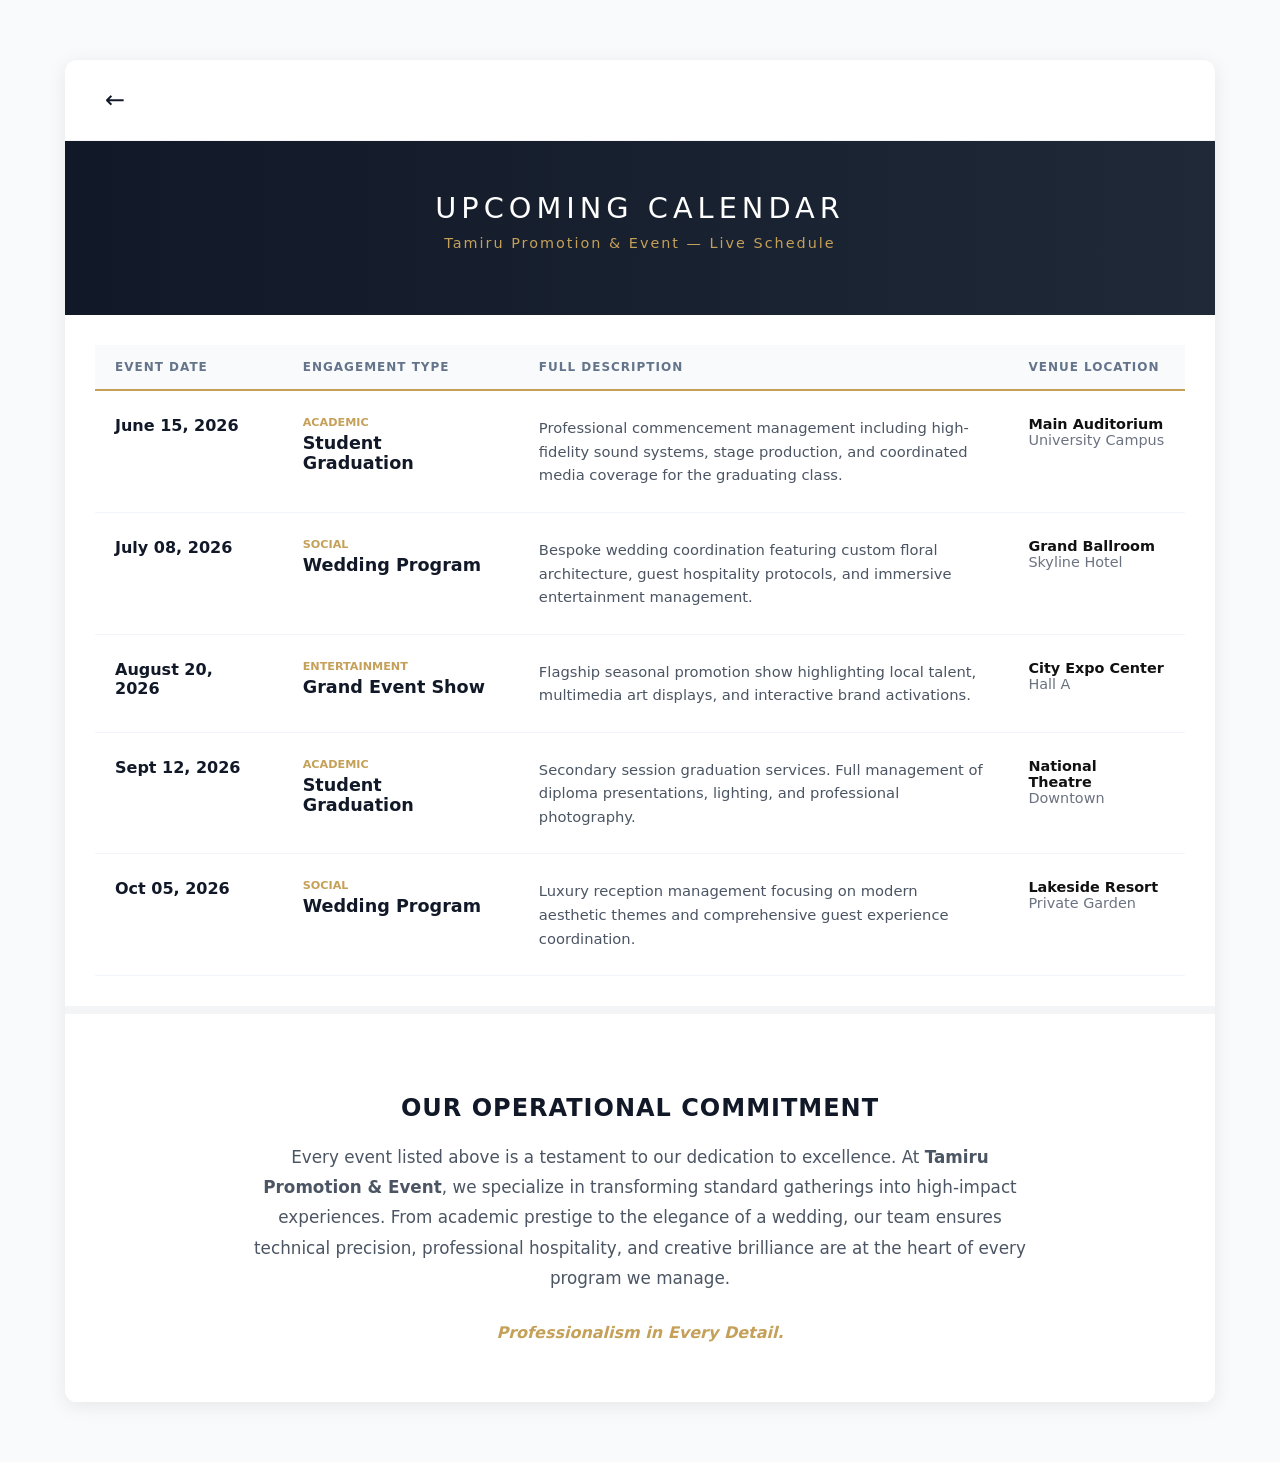
<file: food.html>
<!DOCTYPE html>
<html lang="en">
<head>
    <meta charset="UTF-8">
    <meta name="viewport" content="width=device-width, initial-scale=1.0">
    <title>Event Schedule | Tamiru Promotion & Event</title>
    <style>
        :root {
            --primary: #111827;
            --accent: #c5a059; /* Gold */
            --text-secondary: #4b5563;
            --bg-page: #f9fafb;
            --white: #ffffff;
        }

        body {
            font-family: 'Inter', -apple-system, system-ui, sans-serif;
            background-color: var(--bg-page);
            color: var(--primary);
            margin: 0;
            padding: 20px;
        }

        .calendar-card {
            max-width: 1150px;
            margin: 40px auto;
            background: var(--white);
            border-radius: 12px;
            box-shadow: 0 4px 20px rgba(0, 0, 0, 0.08);
            overflow: hidden;
            position: relative;
        }

        /* Top Navigation */
        .top-nav {
            padding: 20px 30px;
            display: flex;
            align-items: center;
            border-bottom: 1px solid #f3f4f6;
        }

        .back-nav {
            text-decoration: none;
            color: var(--primary);
            font-size: 24px;
            width: 40px;
            height: 40px;
            display: flex;
            align-items: center;
            justify-content: center;
            border-radius: 50%;
            transition: all 0.2s ease;
        }

        .back-nav:hover {
            background-color: #f3f4f6;
            transform: translateX(-5px);
        }

        /* Header Section */
        .page-header {
            text-align: center;
            padding: 50px 20px;
            background: linear-gradient(to right, #111827, #1f2937);
            color: white;
        }

        .page-header h1 {
            margin: 0;
            font-weight: 300;
            letter-spacing: 5px;
            text-transform: uppercase;
            font-size: 1.8rem;
        }

        .page-header p {
            color: var(--accent);
            margin-top: 10px;
            font-size: 0.9rem;
            letter-spacing: 2px;
        }

        /* Table Design */
        .table-wrap {
            padding: 30px;
            overflow-x: auto;
        }

        table {
            width: 100%;
            border-collapse: collapse;
            min-width: 850px;
        }

        th {
            text-align: left;
            padding: 15px 20px;
            background-color: #f8fafc;
            color: #64748b;
            font-size: 0.75rem;
            text-transform: uppercase;
            letter-spacing: 1px;
            border-bottom: 2px solid var(--accent);
        }

        td {
            padding: 25px 20px;
            border-bottom: 1px solid #f1f5f9;
            vertical-align: top;
        }

        .date-info {
            font-weight: 700;
            color: var(--primary);
        }

        .category-label {
            font-size: 0.7rem;
            font-weight: 800;
            color: var(--accent);
            text-transform: uppercase;
            display: block;
            margin-bottom: 4px;
        }

        .event-title {
            font-size: 1.1rem;
            font-weight: 600;
            display: block;
            margin-bottom: 8px;
        }

        .event-details {
            font-size: 0.92rem;
            color: var(--text-secondary);
            line-height: 1.6;
            max-width: 450px;
        }

        .venue-info {
            font-size: 0.9rem;
            color: #6b7280;
        }

        .venue-info b { color: #111; }

        /* Commitment / Explanation Section */
        .commitment-footer {
            background: #ffffff;
            padding: 60px 40px;
            border-top: 8px solid #f3f4f6;
            text-align: center;
        }

        .commitment-content {
            max-width: 800px;
            margin: 0 auto;
        }

        .commitment-content h2 {
            font-size: 1.5rem;
            margin-bottom: 20px;
            color: var(--primary);
            text-transform: uppercase;
            letter-spacing: 1px;
        }

        .commitment-content p {
            color: var(--text-secondary);
            font-size: 1.05rem;
            line-height: 1.8;
        }

        .brand-signature {
            margin-top: 30px;
            font-style: italic;
            color: var(--accent);
            font-weight: 600;
        }
        /* Smooth transition setup */
body {
    opacity: 1;
    transition: opacity 0.5s ease-in-out, transform 0.5s ease-in-out;
}

/* This class is triggered via JS right before the page changes */
.fade-out {
    opacity: 0;
    transform: translateY(-10px); /* Slight lift effect */
}

    </style>
</head>
<body>

<div class="calendar-card">
    <div class="top-nav">
        <a href="index.html" class="back-nav" title="Return Home">&#8592;</a>
    </div>

    <div class="page-header">
        <h1>Upcoming Calendar</h1>
        <p>Tamiru Promotion & Event — Live Schedule</p>
    </div>

    <div class="table-wrap">
        <table>
            <thead>
                <tr>
                    <th>Event Date</th>
                    <th>Engagement Type</th>
                    <th>Full Description</th>
                    <th>Venue Location</th>
                </tr>
            </thead>
            <tbody>
                <tr>
                    <td><span class="date-info">June 15, 2026</span></td>
                    <td>
                        <span class="category-label">Academic</span>
                        <span class="event-title">Student Graduation</span>
                    </td>
                    <td>
                        <div class="event-details">
                            Professional commencement management including high-fidelity sound systems, 
                            stage production, and coordinated media coverage for the graduating class.
                        </div>
                    </td>
                    <td class="venue-info">
                        <b>Main Auditorium</b><br>University Campus
                    </td>
                </tr>

                <tr>
                    <td><span class="date-info">July 08, 2026</span></td>
                    <td>
                        <span class="category-label">Social</span>
                        <span class="event-title">Wedding Program</span>
                    </td>
                    <td>
                        <div class="event-details">
                            Bespoke wedding coordination featuring custom floral architecture, 
                            guest hospitality protocols, and immersive entertainment management.
                        </div>
                    </td>
                    <td class="venue-info">
                        <b>Grand Ballroom</b><br>Skyline Hotel
                    </td>
                </tr>

                <tr>
                    <td><span class="date-info">August 20, 2026</span></td>
                    <td>
                        <span class="category-label">Entertainment</span>
                        <span class="event-title">Grand Event Show</span>
                    </td>
                    <td>
                        <div class="event-details">
                            Flagship seasonal promotion show highlighting local talent, 
                            multimedia art displays, and interactive brand activations.
                        </div>
                    </td>
                    <td class="venue-info">
                        <b>City Expo Center</b><br>Hall A
                    </td>
                </tr>

                <tr>
                    <td><span class="date-info">Sept 12, 2026</span></td>
                    <td>
                        <span class="category-label">Academic</span>
                        <span class="event-title">Student Graduation</span>
                    </td>
                    <td>
                        <div class="event-details">
                            Secondary session graduation services. Full management of diploma 
                            presentations, lighting, and professional photography.
                        </div>
                    </td>
                    <td class="venue-info">
                        <b>National Theatre</b><br>Downtown
                    </td>
                </tr>

                <tr>
                    <td><span class="date-info">Oct 05, 2026</span></td>
                    <td>
                        <span class="category-label">Social</span>
                        <span class="event-title">Wedding Program</span>
                    </td>
                    <td>
                        <div class="event-details">
                            Luxury reception management focusing on modern aesthetic themes 
                            and comprehensive guest experience coordination.
                        </div>
                    </td>
                    <td class="venue-info">
                        <b>Lakeside Resort</b><br>Private Garden
                    </td>
                </tr>
            </tbody>
        </table>
    </div>

    <section class="commitment-footer">
        <div class="commitment-content">
            <h2>Our Operational Commitment</h2>
            <p>
                Every event listed above is a testament to our dedication to excellence. 
                At <strong>Tamiru Promotion & Event</strong>, we specialize in transforming standard 
                gatherings into high-impact experiences. From academic prestige to the elegance of a wedding, 
                our team ensures technical precision, professional hospitality, and creative brilliance 
                are at the heart of every program we manage.
            </p>
            <div class="brand-signature">Professionalism in Every Detail.</div>
        </div>
    </section>
</div>
<script>
function smoothNavigate(url) {
    // 1. Start the visual animation
    document.body.classList.add('fade-out');

    // 2. Wait for the 0.5s animation to finish, then change the page
    setTimeout(function() {
        window.location.href = url;
    }, 500);
}
</script>
</body>
</html>
</file>
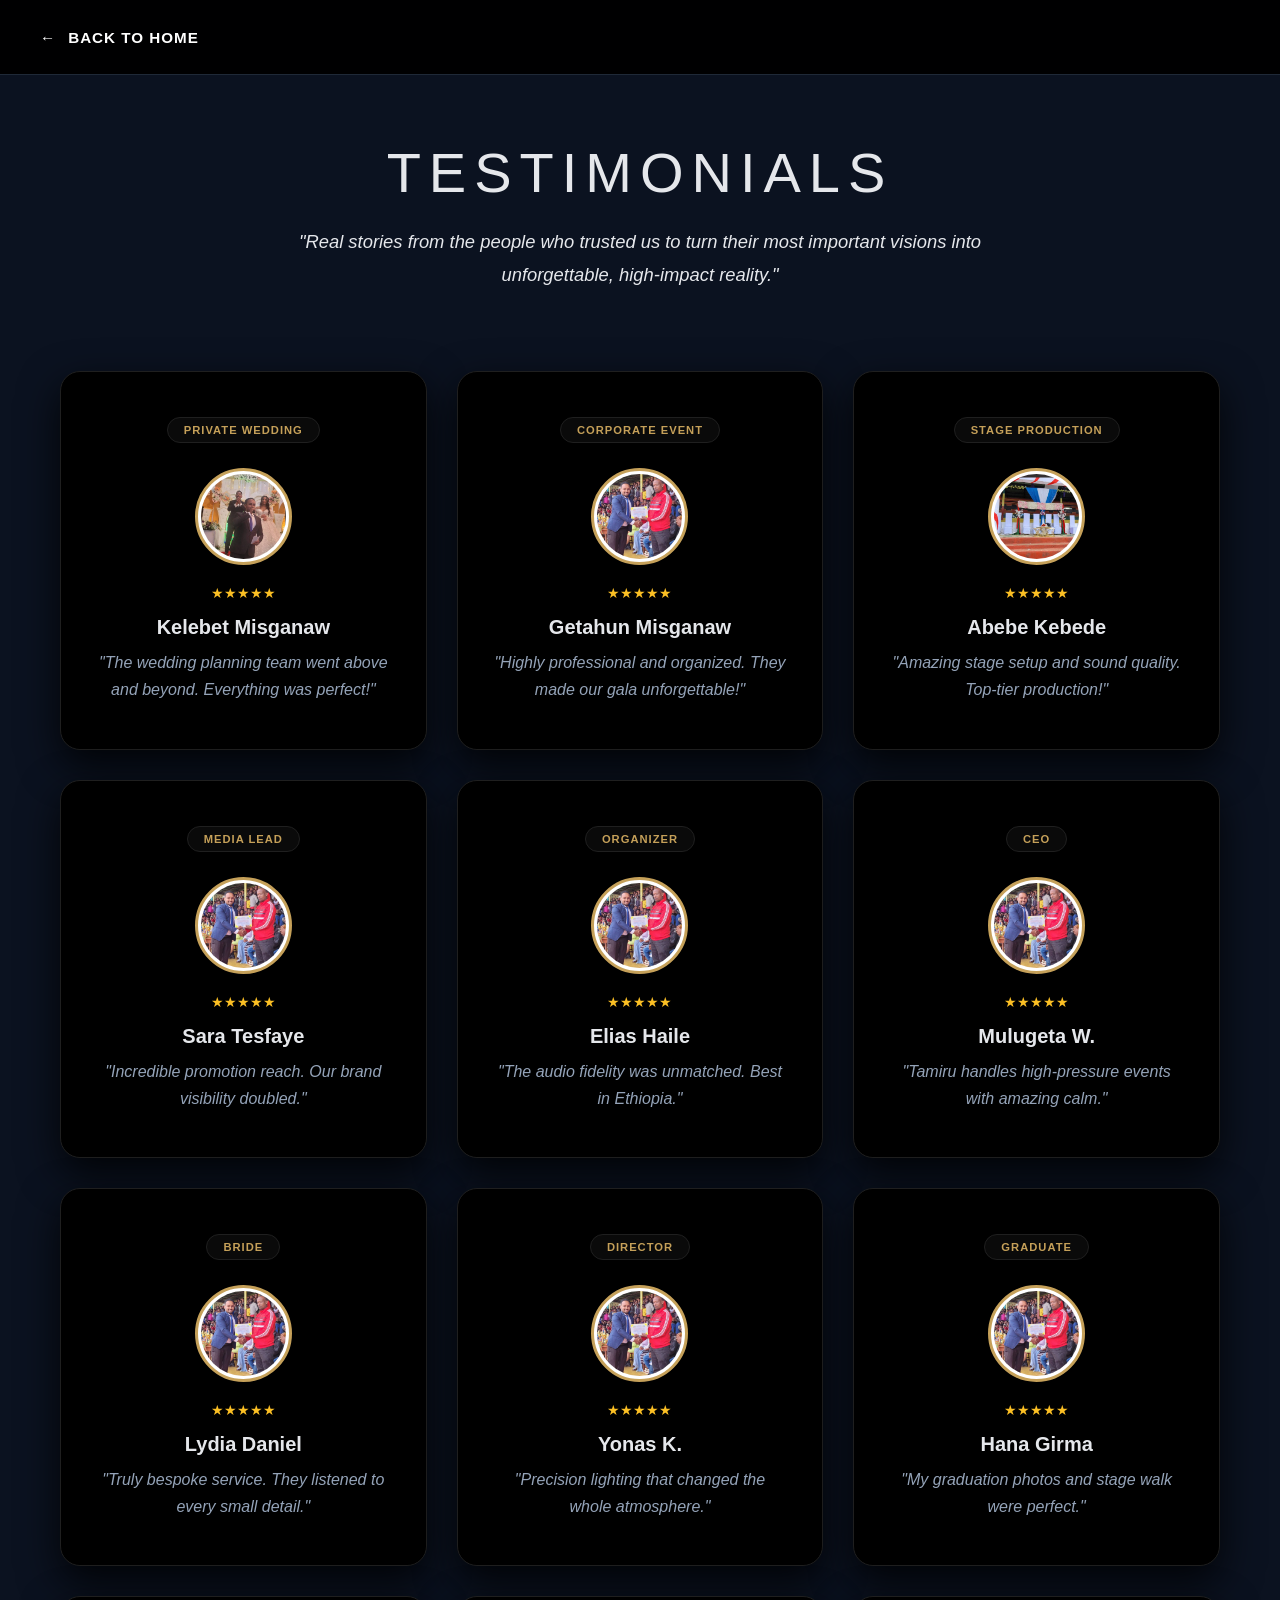
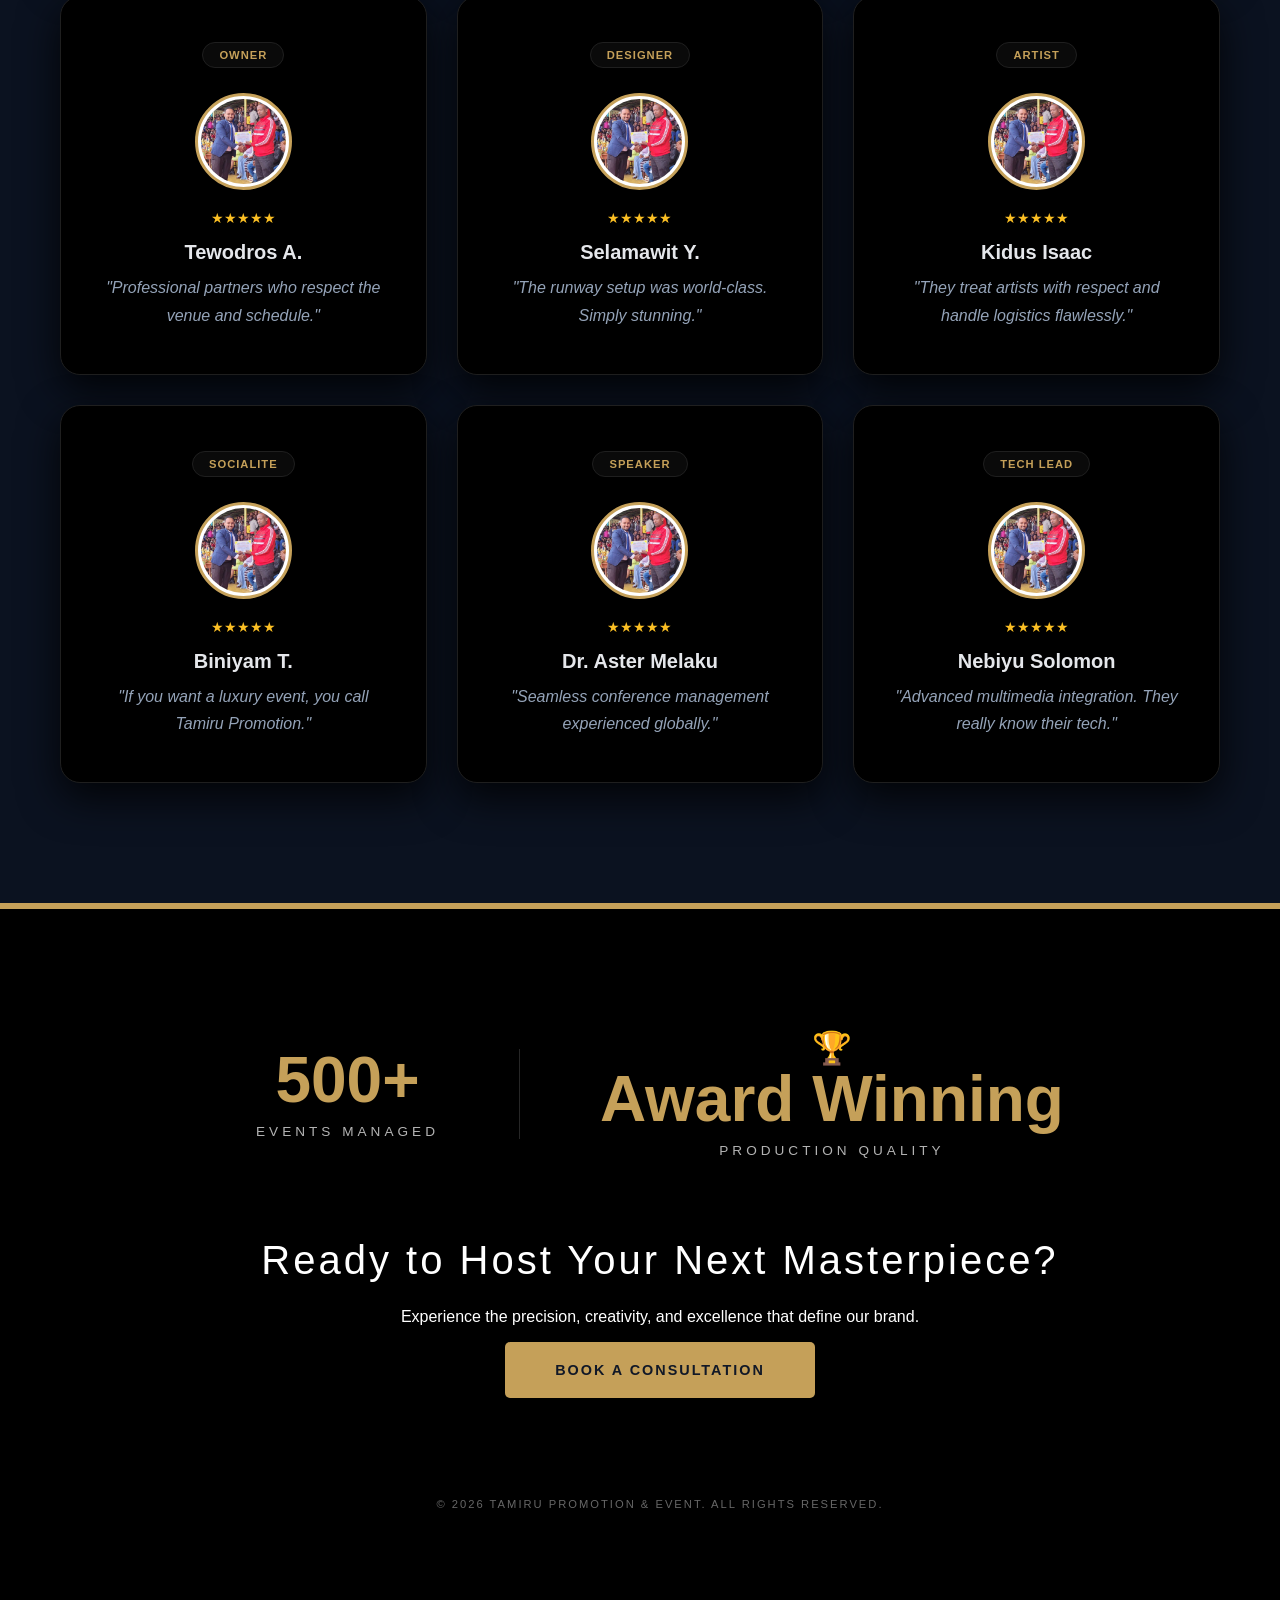
<file: testimonials.html>
<!DOCTYPE html>
<html lang="en">
<head>
    <meta charset="UTF-8">
   <meta name="viewport" content="width=1200">
    <title>Testimonials | Tamiru Promotion & Event</title>
    <style>
        :root {
            --primary: #111827;
            --accent: #c5a059; /* Gold */
            --white: #ffffff;
            --bg-light: #f9fafb;
            --text-muted: #6b7280;
            --glass: rgba(255, 255, 255, 0.9);
        }

        /* 1. ANIMATION & BASE SETUP */
        body {
            font-family: 'Inter', -apple-system, sans-serif;
            background-color: var(--bg-light);
            color: var(--primary);
            margin: 0;
            padding: 0;
            opacity: 1;
            transition: opacity 0.6s ease-in-out, transform 0.6s ease-in-out;
        }

        .page-exit {
            opacity: 0;
            transform: translateY(-20px);
        }

        /* 2. STICKY GLASS NAVIGATION */
        .glass-nav {
            position: fixed;
            top: 0;
            width: 100%;
            height: 75px;
            background: var(--glass);
            backdrop-filter: blur(12px);
            display: flex;
            align-items: center;
            padding: 0 40px;
            z-index: 1000;
            border-bottom: 1px solid rgba(0,0,0,0.05);
            box-sizing: border-box;
        }

        .back-btn {
            text-decoration: none;
            color: var(--primary);
            font-weight: 700;
            display: flex;
            align-items: center;
            gap: 12px;
            cursor: pointer;
            transition: all 0.3s ease;
            font-size: 0.95rem;
            text-transform: uppercase;
            letter-spacing: 1px;
        }

        .back-btn:hover {
            color: var(--accent);
            transform: translateX(-5px);
        }

        /* 3. HEADER SECTION */
        .wrapper {
            max-width: 1200px;
            margin: 160px auto 60px;
            padding: 0 20px;
        }

        .section-header {
            text-align: center;
            margin-bottom: 80px;
        }

        .section-header h1 {
            font-size: 3.5rem;
            font-weight: 300;
            text-transform: uppercase;
            letter-spacing: 8px;
            margin: 0 0 20px;
        }

        .brand-statement {
            font-size: 1.15rem;
            color: var(--accent);
            font-style: italic;
            max-width: 750px;
            margin: 0 auto;
            line-height: 1.8;
            font-weight: 400;
        }

        /* 4. TESTIMONIAL GRID */
        .testimonial-grid {
            display: grid;
            grid-template-columns: repeat(auto-fill, minmax(340px, 1fr));
            gap: 35px;
        }

        .testimonial-card {
            background: var(--white);
            border-radius: 20px;
            padding: 45px 35px;
            box-shadow: 0 5px 25px rgba(0,0,0,0.02);
            transition: all 0.4s cubic-bezier(0.165, 0.84, 0.44, 1);
            border: 1px solid rgba(0,0,0,0.03);
            display: flex;
            flex-direction: column;
            align-items: center;
        }

        .testimonial-card:hover {
            transform: translateY(-10px);
            box-shadow: 0 20px 45px rgba(197, 160, 89, 0.12);
            border-color: rgba(197, 160, 89, 0.2);
        }

        .role-badge {
            background: #f1f5f9;
            color: var(--accent);
            font-size: 0.7rem;
            font-weight: 800;
            padding: 6px 16px;
            border-radius: 50px;
            text-transform: uppercase;
            letter-spacing: 1px;
            margin-bottom: 25px;
        }

        .client-img {
            width: 85px;
            height: 85px;
            border-radius: 50%;
            margin-bottom: 20px;
            border: 3px solid var(--accent);
            padding: 3px;
            background: white;
            object-fit: cover;
        }

        .stars { color: #fbbf24; margin-bottom: 15px; font-size: 0.9rem; }
        
        .client-name { font-size: 1.25rem; margin: 0 0 10px; font-weight: 700; }

        .testimonial-text {
            color: var(--text-muted);
            line-height: 1.7;
            text-align: center;
            font-style: italic;
            margin: 0;
        }

        /* 5. AUTHORITY FOOTER */
        .footer-cta {
            background: var(--primary);
            color: white;
            padding: 120px 20px;
            text-align: center;
            margin-top: 120px;
            border-top: 6px solid var(--accent);
        }

        .achievement-grid {
            display: flex;
            justify-content: center;
            align-items: center;
            gap: 80px;
            margin-bottom: 80px;
            flex-wrap: wrap;
        }

        .stat-box { display: flex; flex-direction: column; align-items: center; }

        .stat-number {
            font-size: 4rem;
            font-weight: 800;
            color: var(--accent);
            line-height: 1;
        }

        .stat-label {
            font-size: 0.85rem;
            text-transform: uppercase;
            letter-spacing: 4px;
            margin-top: 12px;
            opacity: 0.7;
        }

        .stat-divider {
            width: 1px;
            height: 90px;
            background: rgba(255, 255, 255, 0.15);
        }

        .final-call h2 {
            font-size: 2.5rem;
            font-weight: 300;
            letter-spacing: 3px;
            margin-bottom: 25px;
        }

        .btn-consult {
            background-color: var(--accent);
            color: var(--primary);
            border: none;
            padding: 20px 50px;
            font-weight: 800;
            text-transform: uppercase;
            letter-spacing: 2px;
            border-radius: 5px;
            cursor: pointer;
            transition: all 0.3s ease;
            font-size: 0.9rem;
        }

        .btn-consult:hover {
            background-color: #b38e4a;
            transform: scale(1.05);
            box-shadow: 0 15px 30px rgba(0,0,0,0.4);
        }

        .copyright {
            margin-top: 100px;
            font-size: 0.7rem;
            opacity: 0.4;
            letter-spacing: 2px;
        }

        @media (max-width: 768px) {
            .stat-divider { display: none; }
            .section-header h1 { font-size: 2.5rem; }
            .achievement-grid { gap: 50px; }
        }
        /* FORCE FIXED DESKTOP WIDTH */
.wrapper {
    width: 1200px; /* Lock width to desktop size */
    margin: 160px auto 60px;
    padding: 0 20px;
}

.testimonial-grid {
    display: grid;
    /* Force 3 columns exactly like PC, no matter the screen size */
    grid-template-columns: repeat(3, 1fr); 
    gap: 35px;
    width: 100%;
}

/* PREVENT MOBILE ZOOM-IN/STACKING */
@media only screen and (max-width: 1200px) {
    body {
        width: 1200px; /* Ensures the body doesn't shrink */
    }
    
    .glass-nav {
        width: 1200px; /* Keeps the nav aligned with the wide body */
    }

    .footer-cta {
        width: 1200px;
    }
}/* FORCE THE DESKTOP SIZE */
body {
    min-width: 1200px; /* Prevents the page from shrinking smaller than PC width */
    margin: 0;
    padding: 0;
}

.wrapper {
    width: 1200px; /* Fixed width for the content area */
    margin: 140px auto 60px;
    padding: 0 20px;
    box-sizing: border-box;
}

.testimonial-grid {
    display: grid;
    /* FORCE 3 COLUMNS: They will never drop to 1 or 2 columns */
    grid-template-columns: repeat(3, 1fr); 
    gap: 30px;
    width: 100%;
}

/* FIX THE NAVIGATION AND FOOTER TO 1200px */
.glass-nav, .footer-cta {
    min-width: 1200px;
    width: 100%;
}/* =========================
   DARK MODE HAMBURGER FIX
/* =========================
   DARK MODE (MATCH BOOK PAGE)
   ========================= */

body.dark-mode {
    background: #0b1220 !important;
    color: #e5e7eb !important;
}

/* NAVBAR */
body.dark-mode .glass-nav {
    background: rgba(0,0,0,0.95) !important;
    border-bottom: 1px solid #1f2937;
}

/* HEADER TEXT */
body.dark-mode .section-header h1,
body.dark-mode .brand-statement {
    color: #e5e7eb !important;
}

/* CARDS */
body.dark-mode .testimonial-card {
    background: #000 !important;
    border: 1px solid #1f1f1f;
    box-shadow: 0 15px 40px rgba(0,0,0,0.8);
}

/* TEXT */
body.dark-mode .testimonial-text {
    color: #94a3b8 !important;
}

/* BADGE */
body.dark-mode .role-badge {
    background: #0a0a0a !important;
    border: 1px solid #1f1f1f;
}

/* FOOTER */
body.dark-mode .footer-cta {
    background: #000 !important;
}/* BACK BUTTON IN DARK MODE */
body.dark-mode .back-btn {
    color: #ffffff !important;
}

/* OPTIONAL: ICON ALSO WHITE */
body.dark-mode .back-btn span {
    color: #ffffff !important;
}body.dark-mode .back-btn:hover {
    color: #3b82f6 !important;
}
    </style>
</head>
<body>

    <nav class="glass-nav">
        <div class="back-btn" onclick="animateAndNavigate('index.html')">
            <span>&#8592;</span> Back to Home
        </div>
    </nav>

    <div class="wrapper">
        <div class="section-header">
            <h1>Testimonials</h1>
            <p class="brand-statement">
                "Real stories from the people who trusted us to turn their most important visions 
                into unforgettable, high-impact reality."
            </p>
        </div>

        <div class="testimonial-grid" id="testimonialGrid">
            <div class="testimonial-card">
                <span class="role-badge">Private Wedding</span>
                <img src="images/wedding5.jpg" class="client-img" alt="Kelebet">
                <div class="stars">★★★★★</div>
                <h3 class="client-name">Kelebet Misganaw</h3>
                <p class="testimonial-text">"The wedding planning team went above and beyond. Everything was perfect!"</p>
            </div>

            <div class="testimonial-card">
                <span class="role-badge">Corporate Event</span>
                <img src="images/testimonals4.jpg" class="client-img" alt="Getahun">
                <div class="stars">★★★★★</div>
                <h3 class="client-name">Getahun Misganaw</h3>
                <p class="testimonial-text">"Highly professional and organized. They made our gala unforgettable!"</p>
            </div>

            <div class="testimonial-card">
                <span class="role-badge">Stage Production</span>
                <img src="images/wedding1.jpg" class="client-img" alt="Abebe">
                <div class="stars">★★★★★</div>
                <h3 class="client-name">Abebe Kebede</h3>
                <p class="testimonial-text">"Amazing stage setup and sound quality. Top-tier production!"</p>
            </div>

            </div>
    </div>

    <section class="footer-cta">
        <div class="achievement-grid">
            <div class="stat-box">
                <span class="stat-number">500+</span>
                <span class="stat-label">Events Managed</span>
            </div>
            <div class="stat-divider"></div>
            <div class="stat-box">
                <span style="font-size: 2rem;">🏆</span>
                <span class="stat-number">Award Winning</span>
                <span class="stat-label">Production Quality</span>
            </div>
        </div>

        <div class="final-call">
            <h2>Ready to Host Your Next Masterpiece?</h2>
            <p>Experience the precision, creativity, and excellence that define our brand.</p>
            <button class="btn-consult" onclick="animateAndNavigate('book.html')">
                Book a Consultation
            </button>
        </div>
        
        <div class="copyright">
            &copy; 2026 TAMIRU PROMOTION & EVENT. ALL RIGHTS RESERVED.
        </div>
    </section>

    <script>
        
        // Array for 12 additional clients (Total 15)
        const clients = [
            { name: "Sara Tesfaye", role: "Media Lead", text: "Incredible promotion reach. Our brand visibility doubled.", img: "images/testimonals4.jpg" },
            { name: "Elias Haile", role: "Organizer", text: "The audio fidelity was unmatched. Best in Ethiopia.", img: "images/testimonals4.jpg" },
            { name: "Mulugeta W.", role: "CEO", text: "Tamiru handles high-pressure events with amazing calm.", img: "images/testimonals4.jpg" },
            { name: "Lydia Daniel", role: "Bride", text: "Truly bespoke service. They listened to every small detail.", img: "images/testimonals4.jpg" },
            { name: "Yonas K.", role: "Director", text: "Precision lighting that changed the whole atmosphere.", img: "images/testimonals4.jpg" },
            { name: "Hana Girma", role: "Graduate", text: "My graduation photos and stage walk were perfect.", img: "images/testimonals4.jpg" },
            { name: "Tewodros A.", role: "Owner", text: "Professional partners who respect the venue and schedule.", img: "images/testimonals4.jpg" },
            { name: "Selamawit Y.", role: "Designer", text: "The runway setup was world-class. Simply stunning.", img: "images/testimonals4.jpg" },
            { name: "Kidus Isaac", role: "Artist", text: "They treat artists with respect and handle logistics flawlessly.", img: "images/testimonals4.jpg" },
            { name: "Biniyam T.", role: "Socialite", text: "If you want a luxury event, you call Tamiru Promotion.", img: "images/testimonals4.jpg" },
            { name: "Dr. Aster Melaku", role: "Speaker", text: "Seamless conference management experienced globally.", img: "images/testimonals4.jpg" },
            { name: "Nebiyu Solomon", role: "Tech Lead", text: "Advanced multimedia integration. They really know their tech.", img: "images/testimonals4.jpg" }
        ];

        const grid = document.getElementById('testimonialGrid');

        clients.forEach(c => {
            grid.innerHTML += `
                <div class="testimonial-card">
                    <span class="role-badge">${c.role}</span>
                    <img src="${c.img}" class="client-img" alt="${c.name}">
                    <div class="stars">★★★★★</div>
                    <h3 class="client-name">${c.name}</h3>
                    <p class="testimonial-text">"${c.text}"</p>
                </div>
            `;
        });

        // SMOOTH NAVIGATION FUNCTION
        function animateAndNavigate(url) {
            document.body.classList.add('page-exit');
            setTimeout(() => {
                window.location.href = url;
         
            }, 600); 
            const clients = [
    // ... your 12 clients from before ...
];

const grid = document.getElementById('testimonialGrid');

// This renders the cards. Because the CSS is repeat(3, 1fr), 
// it will automatically create new rows vertically.
clients.forEach(c => {
    grid.innerHTML += `
        <div class="testimonial-card">
            <div style="text-align: center;"><span class="role-badge">${c.role}</span></div>
            <img src="${c.img}" class="client-img" alt="${c.name}">
            <div class="stars" style="text-align: center;">★★★★★</div>
            <h3 class="client-name" style="text-align: center;">${c.name}</h3>
            <p class="testimonial-text">"${c.text}"</p>
        </div>
    `;
});
        }
    window.addEventListener("load", function () {
  const theme = localStorage.getItem("theme");

  if (theme === "dark") {
    document.body.classList.add("dark-mode");
  } else {
    document.body.classList.remove("dark-mode");
  }
});function toggleMenu(event) {
    event.stopPropagation();
    document.getElementById('navMenu').classList.toggle('active');
}
    </script>
</body>
</html>
</file>
